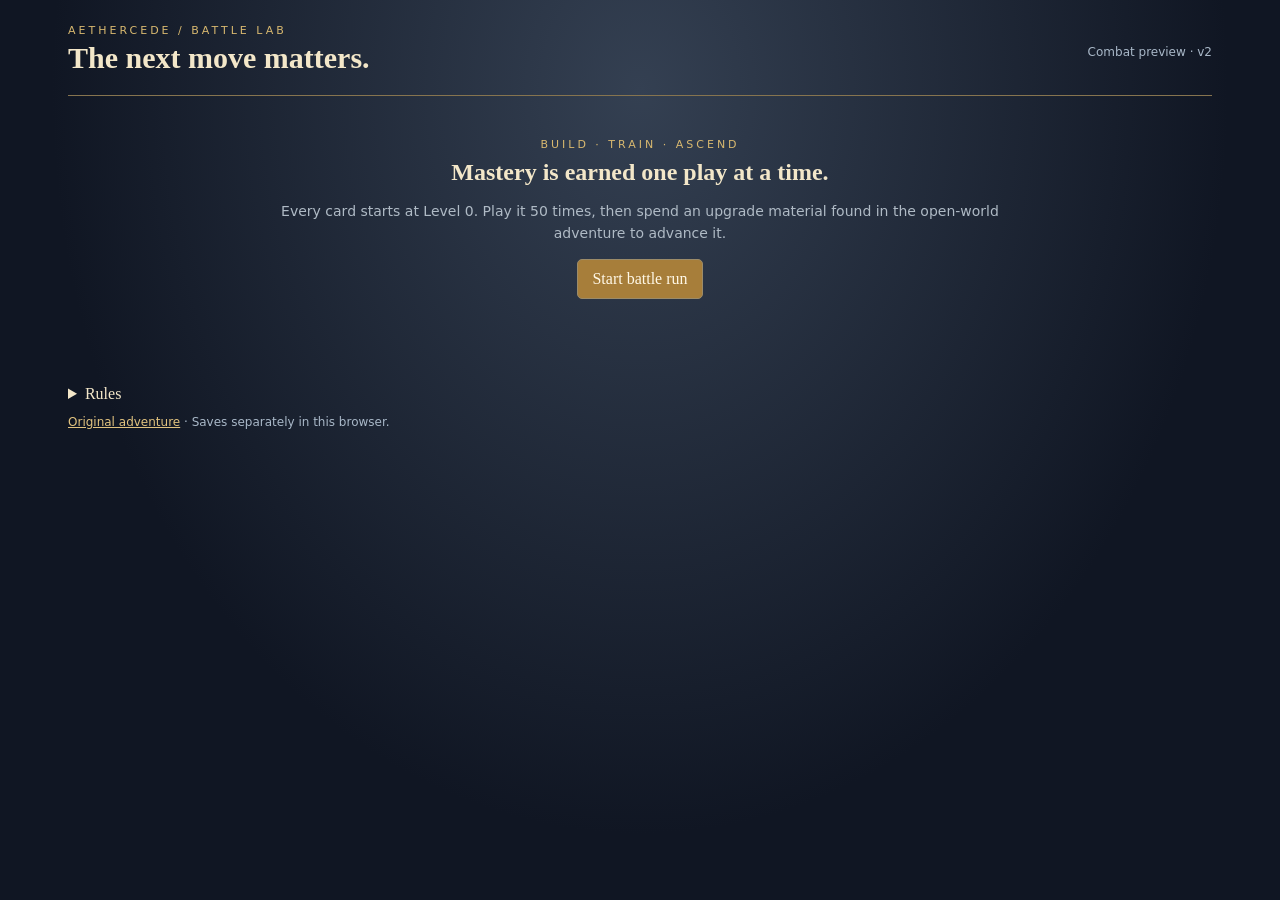
<file: arena.html>
<!doctype html>
<html lang="en"><head><meta charset="utf-8"><meta name="viewport" content="width=device-width,initial-scale=1">
<title>Aethercede • Battle Lab</title>
<style>
:root{color-scheme:dark;font-family:Georgia,serif;background:#101623;color:#f3e7c9}*{box-sizing:border-box}body{margin:0;background:radial-gradient(ellipse at 50% 10%,#344052,transparent 65%),#101623;min-height:100vh}main{max-width:1180px;margin:auto;padding:24px 18px}header{display:flex;justify-content:space-between;align-items:center;border-bottom:1px solid #86744f;padding-bottom:16px}h1{font-size:30px;margin:4px 0}h2,h3{margin:8px 0}p{line-height:1.5}.eyebrow{font:11px system-ui;letter-spacing:3px;color:#d8b86f}.muted{color:#afbac5;font:14px/1.6 system-ui}.small{font:12px system-ui;color:#a9b8c8}button{font:inherit;cursor:pointer;color:inherit;background:#26374b;border:1px solid #9b8b69;border-radius:5px;padding:10px 14px}button:hover:not(:disabled){background:#3b5064;transform:translateY(-2px)}button:disabled{opacity:.4;cursor:not-allowed}.primary{background:#a77e3a;color:#fff8e7}.danger{background:#522d34}.bar{display:flex;gap:9px;flex-wrap:wrap;align-items:center;margin:18px 0;font:14px system-ui}.badge{background:#1a2838;border:1px solid #4b5e6d;padding:9px 12px;border-radius:5px}.arena{display:grid;grid-template-columns:1fr 1fr;gap:18px;margin:20px 0}.panel{background:linear-gradient(130deg,#233449,#141f30);border:1px solid #657586;border-radius:10px;padding:20px}.enemy{text-align:center;background:radial-gradient(ellipse,#534343,#1b2331)}.boss{border-color:#d7ad61;box-shadow:0 0 24px #d7ad6144}.enemy svg{height:105px;width:145px}.intent,.notice{background:#482e38;border:1px solid #a8706f;padding:11px;border-radius:5px;font:14px system-ui}.notice{background:#392b50;border-color:#b08ae0}.health{height:9px;background:#080e19;border-radius:9px;overflow:hidden;margin:9px 0}.health span{display:block;height:100%;background:#bc6860}.cards{display:flex;gap:12px;flex-wrap:wrap;justify-content:center;align-items:stretch}.card{position:relative;width:174px;min-height:279px;text-align:left;padding:9px;background:linear-gradient(145deg,#d0b578,#594932);border:2px solid #d3bc89;border-radius:10px;box-shadow:0 7px 14px #0005;color:#f5e7c4;transition:.15s}.card:hover:not(:disabled){transform:translateY(-6px)}.card.soulbound{background:linear-gradient(145deg,#8e77c3,#33274d);border-color:#eadcff;box-shadow:0 0 18px #af8cff66}.card .name{display:block;min-height:34px;padding:3px 24px 5px 0;font-weight:bold;font-size:14px;text-shadow:0 1px #000}.cost{position:absolute;right:7px;top:7px;display:grid;place-items:center;width:26px;height:26px;border-radius:50%;background:#284a6b;border:2px solid #f5dda1}.art{display:block;width:100%;height:102px;background:#172738;border:1px solid #ead8ad}.rules{display:block;background:#e3d5b4;color:#252d38;padding:9px;min-height:77px;font:13px/1.45 system-ui}.type{display:block;color:#675844;font:9px system-ui;letter-spacing:1.2px;margin-bottom:4px}.level{display:block;margin-top:5px;color:#ffe39a;font:11px system-ui;letter-spacing:1px}.footer{display:flex;justify-content:space-between;gap:12px;margin:18px 0}#log{font:13px/1.6 system-ui;color:#b9c7d6;max-height:112px;overflow:auto;border-left:2px solid #806d49;padding-left:14px}.starter{max-width:760px;margin:42px auto;text-align:center}.workshop{display:grid;grid-template-columns:1fr 2fr;gap:18px}.deck-zone{min-height:130px}.pool-card{display:flex;flex-direction:column;gap:7px}.pool-actions{display:grid;grid-template-columns:1fr 1fr;gap:5px}.pool-actions button{padding:7px 4px;font:11px system-ui}.active{outline:3px solid #72b8df;outline-offset:2px}.sheet-overlay{position:fixed;inset:0;z-index:100;background:#080d17dd;display:grid;place-items:center;padding:18px}.sheet{width:min(720px,100%);max-height:90vh;overflow:auto;background:linear-gradient(145deg,#293d55,#121d2e);border:2px solid #d3bc89;border-radius:10px;padding:24px;box-shadow:0 24px 70px #000}.sheet-grid{display:grid;grid-template-columns:1fr 1fr;gap:14px}.sheet-stat{background:#111c2b;border:1px solid #52657a;padding:14px;border-radius:6px}.unlock-list{display:grid;gap:9px}.unlock{border-left:4px solid #53647a;background:#142235;padding:10px}.unlock.on{border-color:#d8b86f}.sheet-actions{text-align:right;margin-top:16px}a{color:#e2c37f}#status{min-height:22px;color:#f0ca79;font:14px system-ui}details{margin-top:22px}@media(max-width:700px){main{padding:12px 9px}h1{font-size:24px}.arena,.workshop,.sheet-grid{grid-template-columns:1fr}.panel{padding:12px}.card{width:calc(50% - 7px)}.enemy svg{height:80px}.footer{align-items:flex-start}.bar{gap:5px}.badge{padding:7px}.sheet{padding:16px}}
/* Clarity pass */
.bar{position:sticky;top:0;z-index:30;padding:10px;background:#0d1724ee;border:1px solid #4d6075;border-radius:8px;backdrop-filter:blur(10px)}.bar .badge{display:flex;align-items:center;gap:5px}.character-button{margin-left:auto;background:#755a2d;border-color:#e2c37f;font-weight:bold}.card{overflow:hidden;padding-top:38px;background:linear-gradient(155deg,#9f7644,#413426);border-color:#e0bd77}.card.soulbound{background:linear-gradient(155deg,#7960a9,#28203d);border-color:#e7c9ff}.ownership{position:absolute;left:0;right:40px;top:0;height:29px;display:flex;align-items:center;padding:0 9px;font:700 9px system-ui;letter-spacing:1.3px;text-transform:uppercase;background:#33291f;color:#ffe2a6;border-bottom:1px solid #d3a85b}.soulbound .ownership{background:#312344;color:#f2dcff;border-color:#c699ed}.ownership-symbol{font-size:15px;margin-right:6px}.card .name{min-height:38px;font-size:15px}.card.soulbound .name{color:#f2dcff}.rules{border-radius:0;min-height:82px}.type{font-weight:700}.upgrade-row{display:flex;align-items:center;justify-content:space-between;gap:8px;margin-top:8px}.upgrade-pips{display:flex;gap:4px}.upgrade-pip{width:17px;height:7px;border:1px solid #d8c189;background:#241e19;border-radius:4px}.upgrade-pip.on{background:#f1ca68;box-shadow:0 0 6px #f1ca6888}.soulbound .upgrade-pip.on{background:#d6a8ff;box-shadow:0 0 6px #d6a8ff99}.level-name{font:700 10px system-ui;color:#fff0c3}.mastery-label{display:flex;justify-content:space-between;margin-top:7px;font:10px system-ui;color:#f5e8c8}.mastery-track{height:8px;margin-top:3px;background:#1a1715;border:1px solid #70614a;border-radius:5px;overflow:hidden}.mastery-fill{height:100%;background:linear-gradient(90deg,#5fa7cf,#91e0e5)}.ready .mastery-track{border-color:#f2cf6f;box-shadow:0 0 8px #f2cf6f88}.ready .mastery-fill{background:#f2cf6f}.ready-tag{color:#ffe17f;font-weight:bold}.card-legend{display:flex;gap:9px;flex-wrap:wrap;margin:12px 0}.legend-item{display:flex;align-items:center;gap:7px;padding:8px 10px;border:1px solid #9b7448;background:#32291f;border-radius:5px;font:12px system-ui}.legend-item.soul{border-color:#b790df;background:#302440;color:#ecd9ff}.filter-bar{display:flex;gap:6px;flex-wrap:wrap;margin:12px 0 18px}.filter-bar button{padding:8px 10px;font:12px system-ui}.filter-bar button.selected{background:#b28a43;border-color:#f2d58d;color:#fff}.deck-slot{display:grid;grid-template-columns:1fr auto;gap:8px;align-items:center;margin:6px 0;padding:8px 10px;background:#111e2e;border-left:4px solid #c69252;border-radius:4px;font:13px system-ui}.deck-slot.soul{border-color:#bd8bea;background:#231c35}.slot-level{color:#aebdd0;font-size:11px}.pool-card{width:174px}.pool-card .card{width:100%}.pool-actions{grid-template-columns:1fr}.pool-actions button{font-weight:700}.action-deck{border-color:#69a9c7}.action-upgrade{border-color:#d1ae56;background:#54401f}.action-destroy{border-color:#a65e64;background:#4c292f}.ability-button{width:100%;font:700 11px system-ui}.ability-button.selected{background:#725497;border-color:#e1c9ff}.empty-state{padding:28px;text-align:center;color:#b7c4d2;border:1px dashed #647386;border-radius:7px}.sheet-stat .progress-track{height:11px;background:#09111d;border-radius:7px;overflow:hidden;margin-top:8px}.sheet-stat .progress-fill{height:100%;background:linear-gradient(90deg,#b98a3e,#f0d274)}@media(max-width:700px){.character-button{margin-left:0}.pool-card{width:calc(50% - 7px)}.card{min-height:305px;padding-top:36px}.ownership{font-size:8px}.filter-bar{position:sticky;top:77px;z-index:20;background:#101a28;padding:7px;border-radius:5px}}
.talent-header{display:flex;justify-content:space-between;gap:12px;align-items:center;margin:18px 0 10px}.talent-points{padding:8px 12px;border:1px solid #e5c45e;background:#322919;color:#ffe68b;border-radius:6px;font:700 12px system-ui}.talent-tree{display:grid;grid-template-columns:repeat(3,1fr);gap:10px}.talent-branch{padding:9px;border:1px solid #56758a;border-radius:8px;background:#0f1d2b}.talent-branch h3{text-align:center}.branch-spend{text-align:center;color:#91a7b8;font:10px system-ui;margin-bottom:7px}.talent-lane{display:grid;gap:7px}.talent-node{position:relative;min-height:91px;text-align:left;padding:8px 8px 8px 44px;background:#142335;border:1px solid #465c6f}.talent-node.available{border-color:#e0bd61;box-shadow:0 0 10px #e0bd6133}.talent-node.learned{border-color:#70d3c8;background:#20333c}.talent-icon{position:absolute;left:7px;top:8px;font-size:20px}.talent-name{display:block;font:700 11px system-ui}.talent-desc{display:block;margin-top:4px;color:#aabac7;font:9px/1.35 system-ui}.talent-rank{position:absolute;right:5px;top:5px;font:700 9px system-ui}.talent-footer{display:flex;justify-content:space-between;margin-top:12px}.sheet{width:min(1080px,100%)}@media(max-width:700px){.talent-tree{grid-template-columns:1fr}.talent-header{align-items:flex-start;flex-direction:column}}
</style></head><body><main>
<header><div><div class="eyebrow">AETHERCEDE / BATTLE LAB</div><h1>The next move matters.</h1></div><span class="small">Combat preview · v2</span></header>
<div id="app"></div><p id="status" role="status"></p>
<details><summary>Rules</summary><p class="muted">Build a 4–6 card active deck, then expand it through talents from your card pool. Every card begins at Level 0 and needs 50 plays before each of its three upgrades can be unlocked. A ready card also requires one upgrade material found in the open-world adventure. Every third battle is a boss. Bosses have a 10% chance to drop a Soulbound card, which can never be destroyed or lost.</p></details>
<p class="small"><a href="./index.html">Original adventure</a> · Saves separately in this browser.</p>
</main><script src="assets/save-migration.js"></script><script>
'use strict';
const KEY='aethercede-battle-lab-v4',MATERIAL_KEY='aethercede-upgrade-materials-v2',MIN_DECK=4,BASE_MAX_DECK=6,USES_PER_LEVEL=50,$=id=>document.getElementById(id);
const defs={
 strike:{name:'Ember Blade',cost:1,kind:'Attack',art:'blade',color:'#dc7954',tiers:[{damage:6},{damage:8},{damage:10},{damage:13}]},
 guard:{name:'Crystal Ward',cost:1,kind:'Skill',art:'shield',color:'#67b4dc',tiers:[{block:5},{block:7},{block:9},{block:12}]},
 focus:{name:'Starlit Focus',cost:0,kind:'Skill',art:'star',color:'#b7a0e5',exhaust:true,tiers:[{draw:2},{draw:2,block:2},{draw:3,block:2},{draw:3,block:3,energy:1}]},
 cleave:{name:'Sundering Arc',cost:2,kind:'Attack',art:'blade',color:'#d7ad61',tiers:[{damage:13},{damage:16},{damage:19},{damage:23}]},
 riposte:{name:'Silver Riposte',cost:1,kind:'Attack',art:'blade',color:'#91c9c4',tiers:[{damage:4,block:3},{damage:5,block:4},{damage:7,block:5},{damage:9,block:7}]},
 bastion:{name:'Winter Bastion',cost:2,kind:'Skill',art:'shield',color:'#9ccbea',tiers:[{block:12},{block:15},{block:18},{block:22}]},
 mend:{name:'Bloom of Life',cost:1,kind:'Skill',art:'flower',color:'#8bd49c',exhaust:true,tiers:[{heal:6},{heal:8},{heal:10},{heal:13}]},
 spark:{name:'Astral Needle',cost:0,kind:'Attack',art:'star',color:'#dfb0ef',exhaust:true,tiers:[{damage:3},{damage:4},{damage:6},{damage:8}]},
 phoenix:{name:'Phoenix Covenant',cost:2,kind:'Soulbound Attack',art:'flame',color:'#ff916e',soulbound:true,tiers:[{damage:14,heal:2},{damage:17,heal:3},{damage:21,heal:4},{damage:26,heal:6}]},
 oath:{name:'Oath of the First Star',cost:2,kind:'Soulbound Skill',art:'star',color:'#d6a8ff',soulbound:true,tiers:[{block:14,draw:1},{block:17,draw:1},{block:20,draw:2},{block:25,draw:2}]},
 verdict:{name:'Eternal Verdict',cost:3,kind:'Soulbound Attack',art:'blade',color:'#f0d37c',soulbound:true,tiers:[{damage:24},{damage:29},{damage:35},{damage:43}]}
};
const MAX_PLAYER_LEVEL=30,TALENT_TIERS=[0,1,5,10],TALENT_BRANCHES={
 surge:{name:'SURGE',subtitle:'Amplify cards and burst turns',icon:'◆',nodes:[{id:'powerCore',name:'Power Core',icon:'✦',max:1,tier:0,desc:'Unlock Power Boost once per encounter.'},{id:'amplifier',name:'Signal Amplifier',icon:'⌁',max:5,tier:1,req:['powerCore',1],desc:'+1 Boost power at ranks 2 and 4.'},{id:'edge',name:'Edge Calibration',icon:'⚔',max:5,tier:2,req:['amplifier',3],desc:'+1 Attack damage at ranks 2 and 4.'},{id:'overcharge',name:'Twin Overcharge',icon:'⚡',max:3,tier:3,req:['edge',3],desc:'Rank 3 grants a second Boost.'}]},
 disruption:{name:'DISRUPTION',subtitle:'Control pressure and tempo',icon:'◉',nodes:[{id:'weakenCore',name:'Signal Jammer',icon:'⌁',max:1,tier:0,desc:'Unlock Weaken once per encounter.'},{id:'jammer',name:'Deep Interference',icon:'◌',max:5,tier:1,req:['weakenCore',1],desc:'+1 Weaken at ranks 2 and 4.'},{id:'quickdraw',name:'Predictive Draw',icon:'▤',max:5,tier:2,req:['jammer',3],desc:'+1 opening card at ranks 3 and 5.'},{id:'deckMatrix',name:'Deck Matrix',icon:'▥',max:4,tier:2,req:['jammer',3],desc:'+1 maximum deck card per rank.'},{id:'replication',name:'Pattern Replication',icon:'▦',max:2,tier:3,req:['deckMatrix',3],desc:'+1 allowed copy per card per rank.'},{id:'capacitor',name:'Flux Capacitor',icon:'⬡',max:3,tier:3,req:['quickdraw',3],desc:'Rank 3 raises energy to 4.'}]},
 resolve:{name:'RESOLVE',subtitle:'Survive, retain, and recover',icon:'⬟',nodes:[{id:'retainCore',name:'Memory Buffer',icon:'▣',max:1,tier:0,desc:'Unlock Retain for one card.'},{id:'plating',name:'Reactive Plating',icon:'◇',max:5,tier:1,req:['retainCore',1],desc:'Start encounters with +1 Block per rank.'},{id:'vitality',name:'Vital Mesh',icon:'♥',max:5,tier:2,req:['plating',3],desc:'+2 maximum health per rank.'},{id:'recovery',name:'Recovery Protocol',icon:'✚',max:3,tier:3,req:['vitality',3],desc:'Small healing potions restore +1 HP per rank.'}]}
};
let uid=1,state=null,poolFilter='all';
const make=(id,level=0)=>({uid:uid++,id,level,uses:0,soulbound:!!defs[id].soulbound});
const stat=c=>({...defs[c.id],...defs[c.id].tiers[c.level]});
const owned=id=>state.pool.find(c=>c.uid===id);
const active=()=>state.deck.map(owned).filter(Boolean);
const talentRank=id=>Math.max(0,Number(state.talents&&state.talents[id])||0),talentSpent=()=>Object.values(state.talents||{}).reduce((n,v)=>n+(Number(v)||0),0),talentPoints=()=>Math.max(0,Math.min(29,state.playerLevel-1)-talentSpent()),branchSpent=key=>TALENT_BRANCHES[key].nodes.reduce((n,node)=>n+talentRank(node.id),0),hasTalent=id=>talentRank(id)>0;
const maxDeckSize=()=>BASE_MAX_DECK+talentRank('deckMatrix'),maxCopies=()=>3+talentRank('replication'),maxEnergy=()=>3+(talentRank('capacitor')>=3?1:0),openingHand=()=>4+(talentRank('quickdraw')>=3?1:0)+(talentRank('quickdraw')>=5?1:0),attackBonus=()=>Math.floor(talentRank('edge')/2),boostCharges=()=>1+(talentRank('overcharge')>=3?1:0),potionHeal=()=>5+talentRank('recovery'),copiesInDeck=id=>active().filter(c=>c.id===id).length;
function deckIssue(){if(state.deck.length>maxDeckSize())return 'Deck exceeds its '+maxDeckSize()+'-card talent limit.';const over=active().find(c=>copiesInDeck(c.id)>maxCopies());return over?'Only '+maxCopies()+' copies of '+stat(over).name+' are allowed.':''}
function usePotion(){if(state.phase==='battle')return status('Use healing potions between encounters.');if(!state.potions)return status('No small healing potions available.');if(state.hp>=state.maxHp)return status('Health is already full.');state.potions--;const amount=Math.min(potionHeal(),state.maxHp-state.hp);state.hp+=amount;save();render();status('Small healing potion restores '+amount+' HP.')}
function syncTalentVitals(heal=false){const old=state.maxHp||30,next=30+talentRank('vitality')*2;state.maxHp=next;state.hp=Math.min(next,Math.max(1,(state.hp||30)+(heal?next-old:0)))}
function talentAvailable(branch,node){return talentPoints()>0&&talentRank(node.id)<node.max&&branchSpent(branch)>=TALENT_TIERS[node.tier]&&(!node.req||talentRank(node.req[0])>=node.req[1])}
function spendTalent(branch,id){if(state.phase==='battle')return status('Allocate talents after the encounter.');const node=TALENT_BRANCHES[branch].nodes.find(n=>n.id===id);if(!node||!talentAvailable(branch,node))return;state.talents[id]=talentRank(id)+1;syncTalentVitals(id==='vitality');save();document.querySelector('.sheet-overlay')?.remove();showCharacter();render()}
function resetTalents(){if(state.phase==='battle')return;state.talents={};syncTalentVitals(false);save();document.querySelector('.sheet-overlay')?.remove();showCharacter();render()}
function save(){localStorage.setItem(KEY,JSON.stringify(state))}
function shuffle(a){for(let i=a.length-1;i;i--){const j=Math.floor(Math.random()*(i+1));[a[i],a[j]]=[a[j],a[i]]}return a}
function text(c){const s=stat(c),p=[];if(s.damage)p.push('Deal '+s.damage+' damage.');if(s.block)p.push('Gain '+s.block+' block.');if(s.heal)p.push('Heal '+s.heal+' HP.');if(s.draw)p.push('Draw '+s.draw+' card'+(s.draw===1?'':'s')+'.');if(s.energy)p.push('Gain '+s.energy+' energy.');if(s.exhaust)p.push('Exhaust.');return p.join(' ')}
function level(c){return c.level?'LEVEL '+c.level:'LEVEL 0'}
function materials(){return Math.max(0,Number(localStorage.getItem(MATERIAL_KEY))||0)}
function setMaterials(value){localStorage.setItem(MATERIAL_KEY,String(Math.max(0,value)))}
function art(d){let m=d.art==='blade'?'<path d="M43 87L103 14l13 5-6 14-60 60z" fill="#ecf2da"/><path d="M33 74l25 22M38 91l-8 10" stroke="#e2ba60" stroke-width="7"/>':d.art==='shield'?'<path d="M80 13l39 14-7 45-32 30-32-30-7-45z" fill="#bbcadb" stroke="#f5df9b" stroke-width="3"/><path d="M80 30l14 26-14 27-14-27z" fill="#67b4dc"/>':d.art==='flower'?'<path d="M80 98V51M80 82Q41 51 47 81M80 76Q112 42 116 66" fill="#548a60" stroke="#98c485" stroke-width="4"/><g fill="#efd4b2"><ellipse cx="80" cy="37" rx="12" ry="23"/><ellipse cx="64" cy="47" rx="23" ry="12"/><ellipse cx="96" cy="47" rx="23" ry="12"/></g>':d.art==='flame'?'<path d="M82 99C42 91 43 58 69 35c1 15 8 18 13 23 3-23 18-35 30-45-2 25 20 32 8 59-7 17-20 26-38 27z" fill="#f5c06c"/><path d="M83 91c-16-8-12-23 1-35 0 10 7 12 9 20 5-5 8-10 9-17 12 18-1 31-19 32z" fill="#fff1bd"/>':'<path d="M80 9l13 31 34 11-34 13-13 35-13-35-34-13 34-11z" fill="#eee0bc"/><path d="M80 26l8 19 20 6-20 8-8 22-8-22-20-8 20-6z" fill="#c69df4"/>';
 return '<svg class="art" viewBox="0 0 160 110"><rect width="160" height="110" fill="#16263a"/><circle cx="80" cy="55" r="47" fill="'+d.color+'" opacity=".18"/>'+m+'</svg>'}
function markup(c){const d=stat(c),uses=Math.min(USES_PER_LEVEL,c.uses||0),ready=c.level<3&&uses>=USES_PER_LEVEL,pips=[1,2,3].map(n=>'<span class="upgrade-pip '+(c.level>=n?'on':'')+'"></span>').join('');return '<span class="ownership"><span class="ownership-symbol">'+(c.soulbound?'◆':'◇')+'</span>'+(c.soulbound?'Soulbound · Protected':'Impermanent · At Risk')+'</span><span class="cost">'+d.cost+'</span><span class="name">'+d.name+'</span>'+art(d)+'<span class="rules"><span class="type">'+d.kind.toUpperCase()+'</span>'+text(c)+'</span><span class="upgrade-row"><span class="level-name">'+level(c)+'</span><span class="upgrade-pips" aria-label="'+c.level+' of 3 upgrades">'+pips+'</span></span><span class="mastery-label"><span>'+(c.level>=3?'Mastered':ready?'<span class="ready-tag">READY TO UPGRADE</span>':'Card mastery')+'</span><span>'+(c.level>=3?'MAX':uses+' / '+USES_PER_LEVEL)+'</span></span><span class="mastery-track"><span class="mastery-fill" style="width:'+(c.level>=3?100:uses/USES_PER_LEVEL*100)+'%"></span></span>'}
function cardButton(c,fn,disabled=false){const ready=c.level<3&&(c.uses||0)>=USES_PER_LEVEL,b=document.createElement('button');b.className='card'+(c.soulbound?' soulbound':'')+(ready?' ready':'');b.innerHTML=markup(c);b.setAttribute('aria-label',(c.soulbound?'Soulbound':'Impermanent')+' '+stat(c).name+', '+level(c)+', '+Math.min(USES_PER_LEVEL,c.uses||0)+' of 50 uses. '+text(c));b.disabled=disabled;b.onclick=fn;return b}
function newRun(){uid=1;const pool=[make('strike'),make('strike'),make('strike'),make('guard'),make('guard'),make('focus')];state={version:4,phase:'workshop',pool,deck:pool.map(c=>c.uid),hp:30,maxHp:30,potions:0,playerLevel:1,xp:0,fight:0,wins:0,retry:false,lastLoss:null,talents:{}};nextBattle()}
function draw(n){for(let i=0;i<n;i++){if(!state.draw.length){if(!state.discard.length)break;state.draw=shuffle(state.discard.splice(0))}state.hand.push(state.draw.pop())}}
function boostAmount(){return 1+Math.floor(talentRank('amplifier')/2)}
function weakenAmount(){return 1+Math.floor(talentRank('jammer')/2)}
function intent(){return Math.max(0,state.enemy.base+Math.floor((state.turn-1)/2)+(state.turn%3===0?4:0)-(state.enemyDebuff||0))}
function beginBattle(number){const boss=number%3===0,names=boss?['The Gilded Wyrm','Soulforge Tyrant','Astral Devourer']:['Ashfang Raider','Crystal Sentinel','Hollow Duelist'],hp=42+(number-1)*7+(boss?16:0);state.enemy={name:names[(number-1)%names.length],hp,maxHp:hp,base:8+Math.floor((number-1)/2)+(boss?2:0),boss};state.phase='battle';state.turn=1;state.energy=maxEnergy();state.block=talentRank('plating');state.savedUid=null;state.boostedUid=null;state.boostUses=0;state.enemyDebuff=0;state.debuffUsed=false;state.draw=shuffle(active().map(c=>({...c})));state.hand=[];state.discard=[];state.exhaust=[];state.logs=[(boss?'Boss battle ':'Battle ')+number+' begins.'];draw(openingHand());state.retry=false;save();render()}
function nextBattle(){if(active().length<MIN_DECK)return status('Add at least '+MIN_DECK+' cards to the active deck.');const issue=deckIssue();if(issue)return status(issue);if(!state.retry)state.fight++;beginBattle(state.fight)}
function gainXP(amount){if(state.playerLevel>=MAX_PLAYER_LEVEL){state.xp=0;return[]}state.xp+=amount;const levels=[];while(state.xp>=100&&state.playerLevel<MAX_PLAYER_LEVEL){state.xp-=100;state.playerLevel++;levels.push(state.playerLevel)}if(state.playerLevel>=MAX_PLAYER_LEVEL)state.xp=0;return levels}
function play(i){const c=state.hand[i],d=stat(c);if(d.cost>state.energy)return;const boosted=hasTalent('powerCore')&&state.boostUses<boostCharges()&&state.boostedUid===c.uid,bonus=boosted?boostAmount():0;state.energy-=d.cost;state.hand.splice(i,1);if(state.savedUid===c.uid)state.savedUid=null;if(boosted){state.boostUses++;state.boostedUid=null};(d.exhaust?state.exhaust:state.discard).push(c);const original=owned(c.uid);if(original&&original.level<3)original.uses=Math.min(USES_PER_LEVEL,(original.uses||0)+1);state.enemy.hp=Math.max(0,state.enemy.hp-((d.damage||0)+(d.damage?bonus+attackBonus():0)));state.block+=(d.block||0)+(d.block?bonus:0);state.hp=Math.min(state.maxHp,state.hp+(d.heal||0)+(d.heal?bonus:0));state.energy+=d.energy||0;if(d.draw)draw(d.draw);state.logs.push((boosted?'Empowered! ':'')+d.name+': '+text(c)+' Training '+(original?original.uses:0)+'/'+USES_PER_LEVEL+'.');if(!state.enemy.hp)victory();save();render()}
function victory(){const boss=state.enemy.boss,earned=boss?50:25,levels=gainXP(earned);state.wins++;state.potionDrop=Math.random()<.30;if(state.potionDrop)state.potions++;state.phase='reward';state.soulDrop=boss&&Math.random()<.10;state.soulOffer=state.soulDrop?make(shuffle(['phoenix','oath','verdict']).pop()):null;state.offers=shuffle(['cleave','riposte','bastion','mend','spark']).slice(0,3).map(id=>make(id));state.logs.push('Earned '+earned+' XP.'+(state.potionDrop?' Small healing potion found.':'')+(levels.length?' Level '+state.playerLevel+' reached · +'+levels.length+' talent point!':''))}
function saveCard(uidToSave){if(!hasTalent('retainCore')||state.phase!=='battle')return;state.savedUid=state.savedUid===uidToSave?null:uidToSave;save();render()}
function boostCard(uidToBoost){if(!hasTalent('powerCore')||state.boostUses>=boostCharges()||state.phase!=='battle')return;const c=state.hand.find(card=>card.uid===uidToBoost),d=c&&stat(c);if(!d||!(d.damage||d.block||d.heal))return status('Choose an Attack, Defense, or healing card.');state.boostedUid=state.boostedUid===uidToBoost?null:uidToBoost;save();render()}
function weakenEnemy(){if(!hasTalent('weakenCore')||state.debuffUsed||state.phase!=='battle')return;state.debuffUsed=true;state.enemyDebuff=weakenAmount();state.logs.push('Weaken applied: enemy attacks -'+state.enemyDebuff+' for this encounter.');save();render()}
function endTurn(){const hit=intent(),damage=Math.max(0,hit-state.block);state.hp=Math.max(0,state.hp-damage);state.logs.push('Enemy attacks for '+hit+'. Lose '+damage+' HP.');state.block=0;const kept=hasTalent('retainCore')&&state.savedUid?state.hand.filter(c=>c.uid===state.savedUid).slice(0,1):[];state.discard.push(...state.hand.filter(c=>!kept.some(k=>k.uid===c.uid)));state.hand=kept;state.savedUid=null;if(!state.hp)defeat();else{state.turn++;state.energy=maxEnergy();draw(4)}save();render()}
function defeat(){const levels=gainXP(10),candidates=active().filter(c=>!c.soulbound);let lost=null;if(candidates.length){const c=candidates[Math.floor(Math.random()*candidates.length)];lost=stat(c).name;state.pool=state.pool.filter(x=>x.uid!==c.uid);state.deck=state.deck.filter(id=>id!==c.uid)}state.lastLoss=lost;state.retry=true;state.hp=state.maxHp;state.phase='workshop';state.lastUnlock=levels.length?'Level '+state.playerLevel+' reached: +'+levels.length+' talent point!':null}
function choose(c){if(c){state.pool.push(c);if(state.deck.length<maxDeckSize()&&copiesInDeck(c.id)<maxCopies())state.deck.push(c.uid)}state.phase='workshop';save();render()}
function toggle(c){const inDeck=state.deck.includes(c.uid);if(inDeck){if(state.deck.length<=MIN_DECK)return status('The active deck needs at least '+MIN_DECK+' cards.');state.deck=state.deck.filter(id=>id!==c.uid)}else{if(state.deck.length>=maxDeckSize())return status('Deck Matrix currently allows '+maxDeckSize()+' cards.');if(copiesInDeck(c.id)>=maxCopies())return status('Pattern Replication currently allows '+maxCopies()+' copies of '+stat(c).name+'.');state.deck.push(c.uid)}save();render()}
function upgrade(c){if(c.level>=3)return;if((c.uses||0)<USES_PER_LEVEL)return status(stat(c).name+' needs '+(USES_PER_LEVEL-(c.uses||0))+' more uses.');if(materials()<1)return status('Find an upgrade material in the open-world adventure first.');setMaterials(materials()-1);c.level++;c.uses=0;save();render()}
function destroy(c){if(c.soulbound)return status('Soulbound cards can never be destroyed.');if(state.deck.includes(c.uid)&&state.deck.length<=MIN_DECK)return status('Remove or replace this card before destroying it.');state.pool=state.pool.filter(x=>x.uid!==c.uid);state.deck=state.deck.filter(id=>id!==c.uid);save();render()}
function status(message){$('status').textContent=message}
function enemyArt(){return '<svg viewBox="0 0 150 115"><path d="M31 95l9-45 16-22 19 10 20-10 17 22 8 45z" fill="#625570" stroke="#b8a4a0" stroke-width="3"/><path d="M42 48L31 10l31 20M108 48l11-38-31 20" fill="#cdb48e"/><path d="M50 58l18 6M100 58l-18 6" stroke="#ffaf72" stroke-width="6"/></svg>'}
function talentNodeHTML(branch,node){const rank=talentRank(node.id),available=talentAvailable(branch,node),learned=rank>0,tierNeed=TALENT_TIERS[node.tier],reason=rank>=node.max?'Maximum rank':branchSpent(branch)<tierNeed?'Requires '+tierNeed+' branch points':node.req&&talentRank(node.req[0])<node.req[1]?'Previous talent requires rank '+node.req[1]:talentPoints()<1?'Gain a level for another point':'Spend one talent point';return '<button class="talent-node '+(learned?'learned ':'')+(available?'available':'')+'" data-branch="'+branch+'" data-talent="'+node.id+'" '+(available?'':'disabled')+'><span class="talent-icon">'+node.icon+'</span><span class="talent-name">'+node.name+'</span><span class="talent-desc">'+node.desc+'<br><em>'+reason+'</em></span><span class="talent-rank">'+rank+'/'+node.max+'</span></button>'}
function showCharacter(){
 const levels=[0,0,0,0];state.pool.forEach(c=>levels[c.level]++);const ready=state.pool.filter(c=>c.level<3&&(c.uses||0)>=USES_PER_LEVEL).length,soulbound=state.pool.filter(c=>c.soulbound).length,atCap=state.playerLevel>=MAX_PLAYER_LEVEL;
 const tree=Object.entries(TALENT_BRANCHES).map(([key,branch])=>'<section class="talent-branch"><h3>'+branch.icon+' '+branch.name+'</h3><div class="branch-spend">'+branchSpent(key)+' POINTS · '+branch.subtitle+'</div><div class="talent-lane">'+branch.nodes.map(n=>talentNodeHTML(key,n)).join('')+'</div></section>').join('');
 const overlay=document.createElement('div');overlay.className='sheet-overlay';overlay.setAttribute('role','dialog');overlay.setAttribute('aria-modal','true');overlay.setAttribute('aria-label','Character Sheet');
 overlay.innerHTML='<section class="sheet"><div class="eyebrow">CHARACTER · LEVEL 1–30 PROGRESSION</div><h2>Player Level '+state.playerLevel+(atCap?' · MAX':'')+'</h2><div class="sheet-grid"><div class="sheet-stat"><b>Experience</b><p>'+(atCap?'Maximum level reached':state.xp+' / 100 XP')+'</p><div class="progress-track"><div class="progress-fill" style="width:'+(atCap?100:state.xp)+'%"></div></div></div><div class="sheet-stat"><b>Battle loadout</b><p>'+maxEnergy()+' energy · '+openingHand()+' opening cards<br>Boost '+(hasTalent('powerCore')?'+'+boostAmount()+' × '+boostCharges():'locked')+' · Weaken '+(hasTalent('weakenCore')?'−'+weakenAmount():'locked')+'<br>Starting Block '+talentRank('plating')+' · Deck '+maxDeckSize()+' · Copies '+maxCopies()+'<br>Potion heal '+potionHeal()+' · Potions '+state.potions+'</p></div><div class="sheet-stat"><b>Card upgrades</b><p>Lv0 '+levels[0]+' · Lv1 '+levels[1]+' · Lv2 '+levels[2]+' · Lv3 '+levels[3]+'</p><p>'+ready+' ready to upgrade</p></div><div class="sheet-stat"><b>Collection</b><p>World materials '+materials()+' · Soulbound '+soulbound+' · Impermanent '+(state.pool.length-soulbound)+'</p></div></div><div class="talent-header"><div><h2>Neural Talent Matrix</h2><p class="muted">One talent point every level from 2–30.</p></div><span class="talent-points">'+talentPoints()+' AVAILABLE · '+talentSpent()+'/29 SPENT</span></div><div class="talent-tree">'+tree+'</div><div class="talent-footer"><button id="resetTalents" class="danger" '+(talentSpent()?'':'disabled')+'>Recompile tree</button><button id="closeSheet" class="primary">Close</button></div></section>';
 document.body.append(overlay);overlay.querySelectorAll('[data-talent]').forEach(button=>button.onclick=()=>spendTalent(button.dataset.branch,button.dataset.talent));overlay.querySelector('#resetTalents').onclick=resetTalents;overlay.onclick=e=>{if(e.target===overlay)overlay.remove()};overlay.querySelector('#closeSheet').onclick=()=>overlay.remove();overlay.querySelector('#closeSheet').focus();
}
function render(){
 const app=$('app');app.replaceChildren();status('');
 if(!state){app.innerHTML='<section class="starter"><div class="eyebrow">BUILD · TRAIN · ASCEND</div><h2>Mastery is earned one play at a time.</h2><p class="muted">Every card starts at Level 0. Play it 50 times, then spend an upgrade material found in the open-world adventure to advance it.</p><button class="primary" id="start">Start battle run</button></section>';$('start').onclick=newRun;return}
 app.innerHTML='<div class="bar"><span class="badge">⚔ Battle '+state.fight+(state.enemy&&state.enemy.boss?' · BOSS':'')+'</span><span class="badge">★ Player Lv '+state.playerLevel+' · '+state.xp+'/100 XP</span><span class="badge">♥ '+state.hp+'/'+state.maxHp+'</span><span class="badge">▣ Deck '+state.deck.length+'/'+maxDeckSize()+'</span><span class="badge">✦ World materials '+materials()+'</span><button id="potion" '+(!state.potions||state.hp>=state.maxHp?'disabled':'')+'>⚗ '+state.potions+' · Heal '+potionHeal()+'</button><button id="character" class="character-button">Character Sheet</button></div>';$('character').onclick=showCharacter;if($('potion'))$('potion').onclick=usePotion;
 if(state.phase==='battle'){app.insertAdjacentHTML('beforeend','<section class="arena"><div class="panel"><div class="eyebrow">YOUR TURN '+state.turn+'</div><h2>Energy '+state.energy+' / '+maxEnergy()+'</h2><p>Block '+state.block+' · Health '+state.hp+'/'+state.maxHp+'</p><div class="health"><span style="width:'+state.hp/state.maxHp*100+'%"></span></div><p class="muted">Draw '+state.draw.length+' · Discard '+state.discard.length+' · Exhaust '+state.exhaust.length+'</p><p class="small">'+(hasTalent('powerCore')?(state.boostUses>=boostCharges()?'✓ Power Boost used this encounter.':'◆ Power Boost ready: +'+boostAmount()+' · '+(boostCharges()-state.boostUses)+' charge(s).'):'🔒 Learn Power Core in the talent tree.')+'<br>'+(hasTalent('weakenCore')?(state.debuffUsed?'✓ Weaken active: enemy attacks −'+state.enemyDebuff+'.':'◆ Weaken ready: enemy attacks −'+weakenAmount()+' this encounter.'):'🔒 Learn Signal Jammer in the talent tree.')+'<br>'+(hasTalent('retainCore')?'◆ Retain: save one card for the next turn.':'🔒 Learn Memory Buffer in the talent tree.')+'</p>'+(hasTalent('weakenCore')&&!state.debuffUsed?'<button id="weaken" class="ability-button">Use Weaken · Enemy −'+weakenAmount()+'</button>':'')+'</div><div class="panel enemy '+(state.enemy.boss?'boss':'')+'">'+enemyArt()+'<div class="eyebrow">'+(state.enemy.boss?'BOSS · 10% SOULBOUND CHANCE':'ENCOUNTER')+'</div><h2>'+state.enemy.name+'</h2><div>Health '+state.enemy.hp+'/'+state.enemy.maxHp+'</div><div class="health"><span style="width:'+state.enemy.hp/state.enemy.maxHp*100+'%"></span></div><div class="intent">'+(state.turn%3===0?'Heavy attack':'Attack')+': '+intent()+' damage</div></div></section><h2>Your hand <span class="small">Click a card to play it</span></h2><div class="cards" id="hand"></div><div class="footer"><span class="muted">'+(hasTalent('retainCore')?'Optional: retain exactly one card before ending the turn.':'Learn Memory Buffer to retain a card.')+'</span><button class="primary" id="end">End turn</button></div><div id="log"></div>');state.hand.forEach((c,i)=>{const wrap=document.createElement('div');wrap.className='pool-card';const playButton=cardButton(c,()=>play(i),stat(c).cost>state.energy);if(state.savedUid===c.uid||state.boostedUid===c.uid)playButton.classList.add('active');wrap.append(playButton);if(hasTalent('powerCore')){const d=stat(c),boost=document.createElement('button');boost.className='ability-button'+(state.boostedUid===c.uid?' selected':'');boost.textContent=state.boostedUid===c.uid?'✓ Power Boost +'+boostAmount():state.boostUses>=boostCharges()?'Power Boost used':'Apply Power Boost +'+boostAmount()+' · '+(boostCharges()-state.boostUses)+' left';boost.disabled=state.boostUses>=boostCharges()||!(d.damage||d.block||d.heal);boost.onclick=()=>boostCard(c.uid);wrap.append(boost)}if(hasTalent('retainCore')){const keep=document.createElement('button');keep.className='ability-button'+(state.savedUid===c.uid?' selected':'');keep.textContent=state.savedUid===c.uid?'✓ Retained for next turn':'Retain this card';keep.onclick=()=>saveCard(c.uid);wrap.append(keep)}$('hand').append(wrap)});if($('weaken'))$('weaken').onclick=weakenEnemy;$('end').onclick=endTurn;$('log').textContent=state.logs.slice(-4).join(' • ')}
 else if(state.phase==='reward'){app.insertAdjacentHTML('beforeend','<section class="panel"><div class="eyebrow">VICTORY</div><h2>Choose one Level 0 card for your pool.</h2>'+(state.potionDrop?'<p class="notice">⚗ Small healing potion dropped. You now have '+state.potions+'.</p>':'<p class="muted">No healing potion dropped.</p>')+(state.soulDrop?'<p class="notice">Soulbound drop! This boss-only card can never be destroyed or lost.</p><div class="cards" id="soul"></div>':'')+'<div class="cards" id="offers"></div><p><button id="skip">Skip reward</button></p></section>');if(state.soulDrop)$('soul').append(cardButton(state.soulOffer,()=>choose(state.soulOffer)));state.offers.forEach(c=>$('offers').append(cardButton(c,()=>choose(c))));$('skip').onclick=()=>choose(null)}
 else renderWorkshop(app);
}
function renderWorkshop(app){
 const soulCount=state.pool.filter(c=>c.soulbound).length,readyCount=state.pool.filter(c=>c.level<3&&(c.uses||0)>=USES_PER_LEVEL).length;
 app.insertAdjacentHTML('beforeend','<section class="workshop"><div class="panel"><div class="eyebrow">DECK WORKSHOP · PLAYER LEVEL '+state.playerLevel+'</div><h2>Active deck <span class="small">'+state.deck.length+' / '+maxDeckSize()+'</span></h2><p class="muted">Blue outlines mark cards currently in your deck. '+(hasTalent('powerCore')?'Power Boost +'+boostAmount()+' unlocked.':'Power Boost is available through Power Core.')+' '+(hasTalent('weakenCore')?'Weaken −'+weakenAmount()+' unlocked.':'Weaken is available through Signal Jammer.')+' '+(hasTalent('retainCore')?'Retain unlocked.':'Retain is available through Memory Buffer.')+'</p>'+(talentPoints()?'<p class="notice"><b>'+talentPoints()+' unspent talent point(s).</b> Open Character Sheet to specialize.</p>':'')+'<div id="activeNames" class="deck-zone"></div><p><button class="primary" id="battle">'+(state.retry?'Retry battle '+state.fight:'Begin battle '+(state.fight+1))+'</button></p>'+(state.lastLoss?'<p class="notice">Defeat lost: <b>'+state.lastLoss+'</b>. Soulbound cards were protected.</p>':'')+(state.lastUnlock?'<p class="notice">'+state.lastUnlock+'</p>':'')+'</div><div class="panel"><div class="eyebrow">OWNED COLLECTION</div><h2>Card pool <span class="small">'+state.pool.length+' owned</span></h2><div class="card-legend"><span class="legend-item soul">◆ <b>Soulbound</b> · Cannot be lost or destroyed</span><span class="legend-item">◇ <b>Impermanent</b> · Can be lost or destroyed</span></div><p class="muted">Mastery bars fill as each individual card is played. At 50/50, spend one open-world material to upgrade.</p><div class="filter-bar" id="filters"><button data-filter="all">All '+state.pool.length+'</button><button data-filter="active">Active '+state.deck.length+'</button><button data-filter="soulbound">Soulbound '+soulCount+'</button><button data-filter="impermanent">Impermanent '+(state.pool.length-soulCount)+'</button><button data-filter="ready">Ready '+readyCount+'</button></div><div class="cards" id="pool"></div></div></section>');
 $('activeNames').innerHTML=active().map(c=>'<div class="deck-slot '+(c.soulbound?'soul':'')+'"><span>'+(c.soulbound?'◆':'◇')+' <b>'+stat(c).name+'</b></span><span class="slot-level">'+level(c)+' · '+Math.min(USES_PER_LEVEL,c.uses||0)+'/50</span></div>').join('');
 $('filters').querySelectorAll('button').forEach(button=>{button.classList.toggle('selected',button.dataset.filter===poolFilter);button.onclick=()=>{poolFilter=button.dataset.filter;render()}});
 const shown=state.pool.filter(c=>poolFilter==='all'||poolFilter==='active'&&state.deck.includes(c.uid)||poolFilter==='soulbound'&&c.soulbound||poolFilter==='impermanent'&&!c.soulbound||poolFilter==='ready'&&c.level<3&&(c.uses||0)>=USES_PER_LEVEL);
 if(!shown.length)$('pool').innerHTML='<div class="empty-state">No cards match this filter.</div>';
 shown.forEach(c=>{const ready=c.level<3&&(c.uses||0)>=USES_PER_LEVEL,wrap=document.createElement('div');wrap.className='pool-card';const display=document.createElement('div');display.className='card'+(c.soulbound?' soulbound':'')+(state.deck.includes(c.uid)?' active':'')+(ready?' ready':'');display.innerHTML=markup(c);const actions=document.createElement('div');actions.className='pool-actions';const add=document.createElement('button');add.className='action-deck';add.textContent=state.deck.includes(c.uid)?'− Remove from deck':'+ Add to deck';add.onclick=()=>toggle(c);const up=document.createElement('button');up.className='action-upgrade';up.textContent=c.level>=3?'✓ Maximum level':ready?'★ Upgrade · 1 material':'Locked · '+(c.uses||0)+'/50 uses';up.disabled=c.level>=3;up.onclick=()=>upgrade(c);const destroyBtn=document.createElement('button');destroyBtn.className='action-destroy';destroyBtn.textContent=c.soulbound?'◆ Soulbound protected':'Destroy Impermanent card';destroyBtn.disabled=c.soulbound;destroyBtn.onclick=()=>destroy(c);actions.append(add,up,destroyBtn);wrap.append(display,actions);$('pool').append(wrap)});
 $('battle').onclick=()=>{state.lastUnlock=null;nextBattle()}
}
try{const s=JSON.parse(localStorage.getItem(KEY));if(s&&s.version===4&&Array.isArray(s.pool)&&Array.isArray(s.deck)){state=s;uid=Math.max(1,...s.pool.map(c=>c.uid+1))}}catch{}
render();
</script></body></html>
</file>
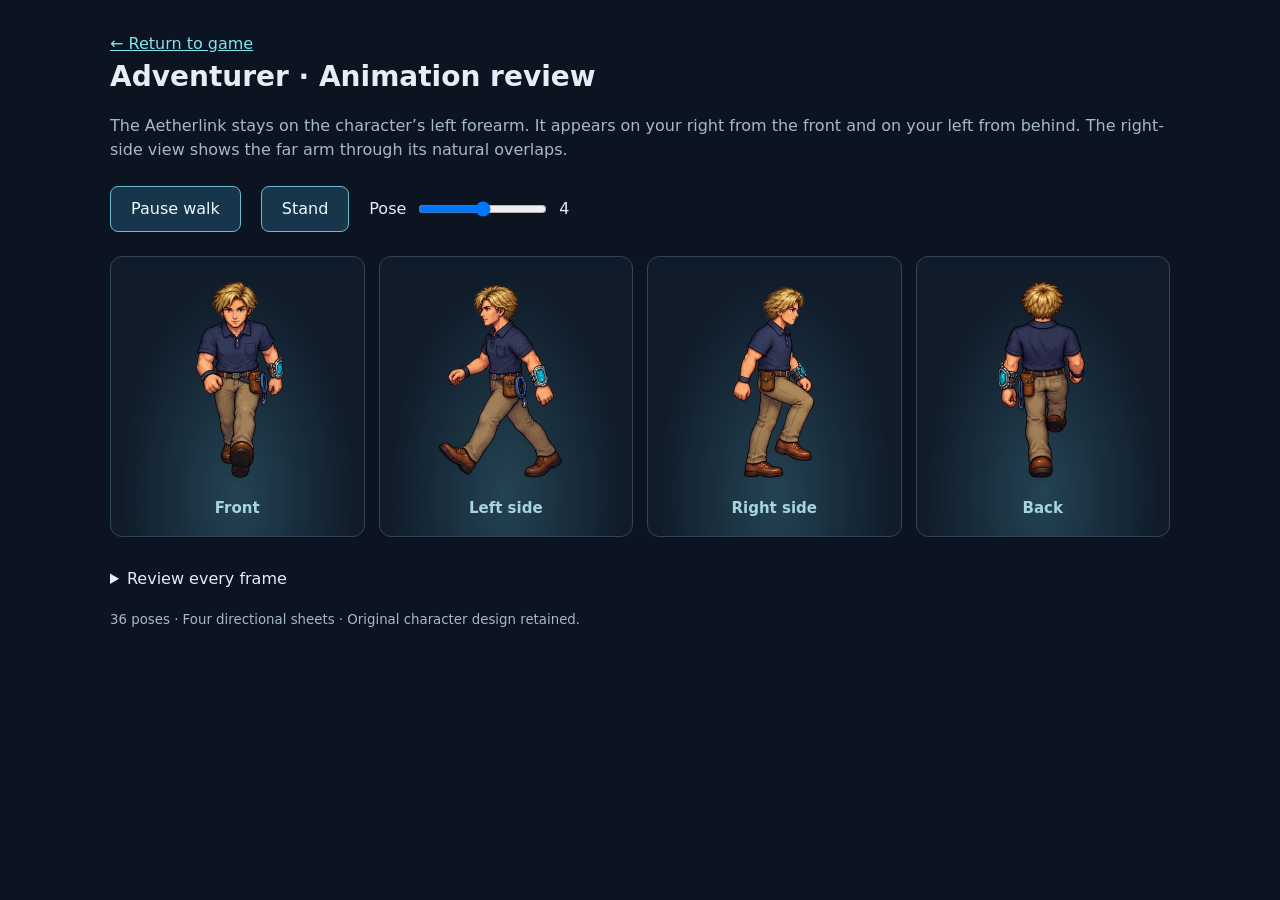
<file: tools/hero-preview.html>
<!doctype html>
<html lang="en">
<meta charset="utf-8"><meta name="viewport" content="width=device-width,initial-scale=1">
<title>Adventurer · Animation review</title>
<style>
*{box-sizing:border-box}body{margin:0;background:#0b1420;color:#e5edf5;font:16px/1.5 system-ui}main{max-width:1100px;margin:auto;padding:32px 20px}h1{margin:0;font-size:28px}p{color:#a6b9ca}a{color:#80e4ed}.controls{display:flex;gap:20px;align-items:center;flex-wrap:wrap;margin:24px 0}button{background:#18364b;border:1px solid #65bccd;color:#ecfbff;border-radius:8px;padding:10px 20px;font:inherit;cursor:pointer}label{display:flex;align-items:center;gap:10px}.views{display:grid;grid-template-columns:repeat(4,1fr);gap:14px}.view{border:1px solid #31465a;border-radius:12px;background:radial-gradient(ellipse at 50% 85%,#244353,#101c2a 65%);text-align:center;padding:12px 0}.sprite{width:224px;height:224px;max-width:100%;margin:0 auto;background-size:672px 672px;background-repeat:no-repeat;image-rendering:auto}.view h2{font-size:15px;margin:4px 0;color:#a6d4e0}.sheets{display:grid;grid-template-columns:1fr 1fr;gap:16px}.sheets img{width:100%;border:1px solid #31465a;border-radius:10px;background:#142536}summary{cursor:pointer;margin:30px 0 16px}small{color:#a6b9ca}@media(max-width:960px){.views{grid-template-columns:1fr 1fr}}@media(max-width:520px){.sprite{width:168px;height:168px;background-size:504px 504px}.sheets{grid-template-columns:1fr}}
</style>
<main>
<a href="../index.html">← Return to game</a><h1>Adventurer · Animation review</h1>
<p>The Aetherlink stays on the character’s left forearm. It appears on your right from the front and on your left from behind. The right-side view shows the far arm through its natural overlaps.</p>
<div class="controls"><button id="play">Pause walk</button><button id="idle">Stand</button><label>Pose <input id="pose" type="range" min="0" max="8" value="1"><output id="number">1</output></label></div>
<div class="views">
<section class="view"><div class="sprite" data-direction="down" role="img" aria-label="Front-facing protagonist"></div><h2>Front</h2></section>
<section class="view"><div class="sprite" data-direction="left" role="img" aria-label="Left-facing protagonist"></div><h2>Left side</h2></section>
<section class="view"><div class="sprite" data-direction="right" role="img" aria-label="Right-facing protagonist"></div><h2>Right side</h2></section>
<section class="view"><div class="sprite" data-direction="up" role="img" aria-label="Back-facing protagonist"></div><h2>Back</h2></section>
</div>
<details><summary>Review every frame</summary><div class="sheets">
<img src="../assets/characters/protagonist-down-v2.webp" alt="Front-facing standing and eight walking poses">
<img src="../assets/characters/protagonist-left-v2.webp" alt="Left-facing standing and eight walking poses">
<img src="../assets/characters/protagonist-right-v2.webp" alt="Right-facing standing and eight walking poses">
<img src="../assets/characters/protagonist-up-v2.webp" alt="Back-facing standing and eight walking poses">
</div></details>
<small>36 poses · Four directional sheets · Original character design retained.</small>
</main>
<script>
const sprites=[...document.querySelectorAll('.sprite')],play=document.getElementById('play'),pose=document.getElementById('pose'),number=document.getElementById('number');
let running=!matchMedia('(prefers-reduced-motion: reduce)').matches,phase=0,previous=0;
for(const sprite of sprites)sprite.style.backgroundImage='url("../assets/characters/protagonist-'+sprite.dataset.direction+'-v2.webp")';
function draw(frame){for(const sprite of sprites){const size=sprite.clientWidth;sprite.style.backgroundPosition=-(frame%3)*size+'px '+-Math.floor(frame/3)*size+'px'}pose.value=frame;number.value=frame;play.textContent=running?'Pause walk':'Play walk'}
play.onclick=()=>{running=!running;draw(Number(pose.value))};
document.getElementById('idle').onclick=()=>{running=false;draw(0)};
pose.oninput=()=>{running=false;draw(Number(pose.value))};
function loop(t){const dt=previous?Math.min(.1,(t-previous)/1000):0;previous=t;if(running){phase=(phase+dt/.48)%1;draw(1+Math.floor(phase*8))}requestAnimationFrame(loop)}
addEventListener('resize',()=>draw(Number(pose.value)));draw(running?1:0);requestAnimationFrame(loop);
</script>
</html>
</file>
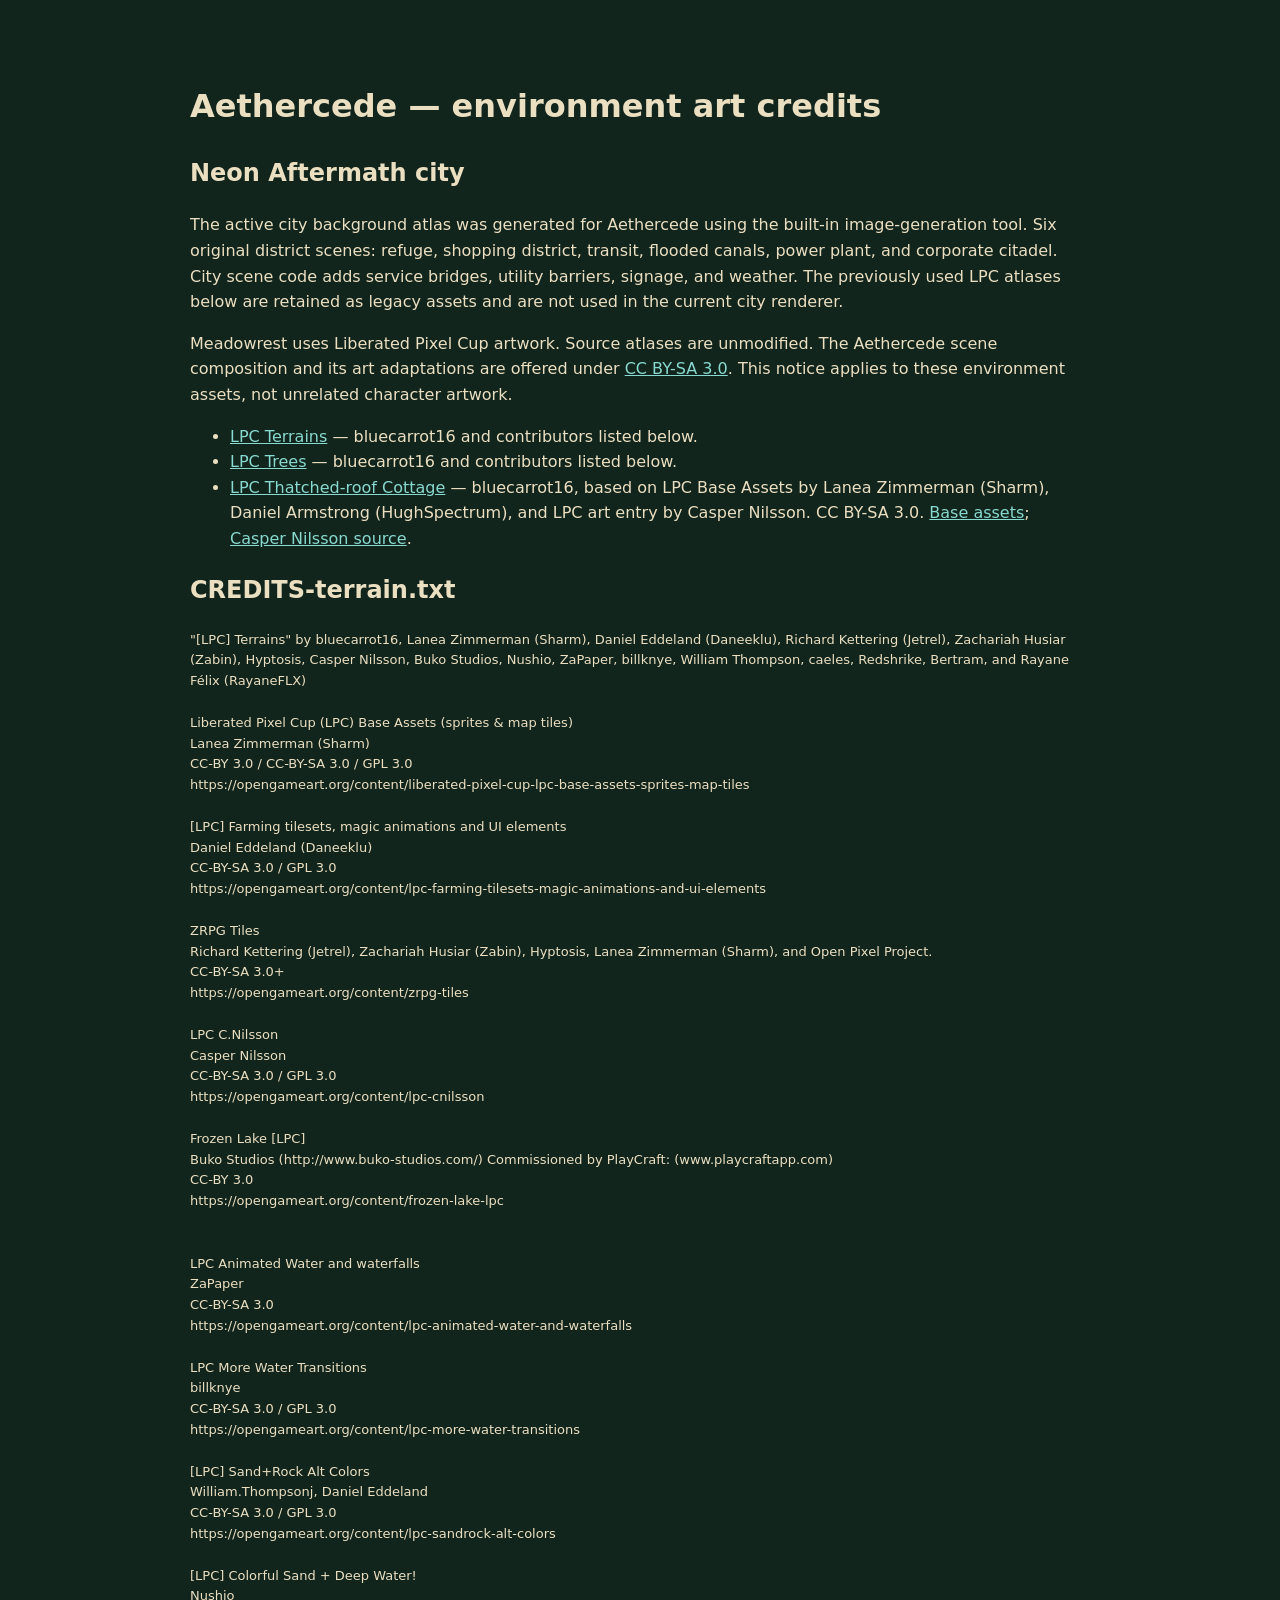
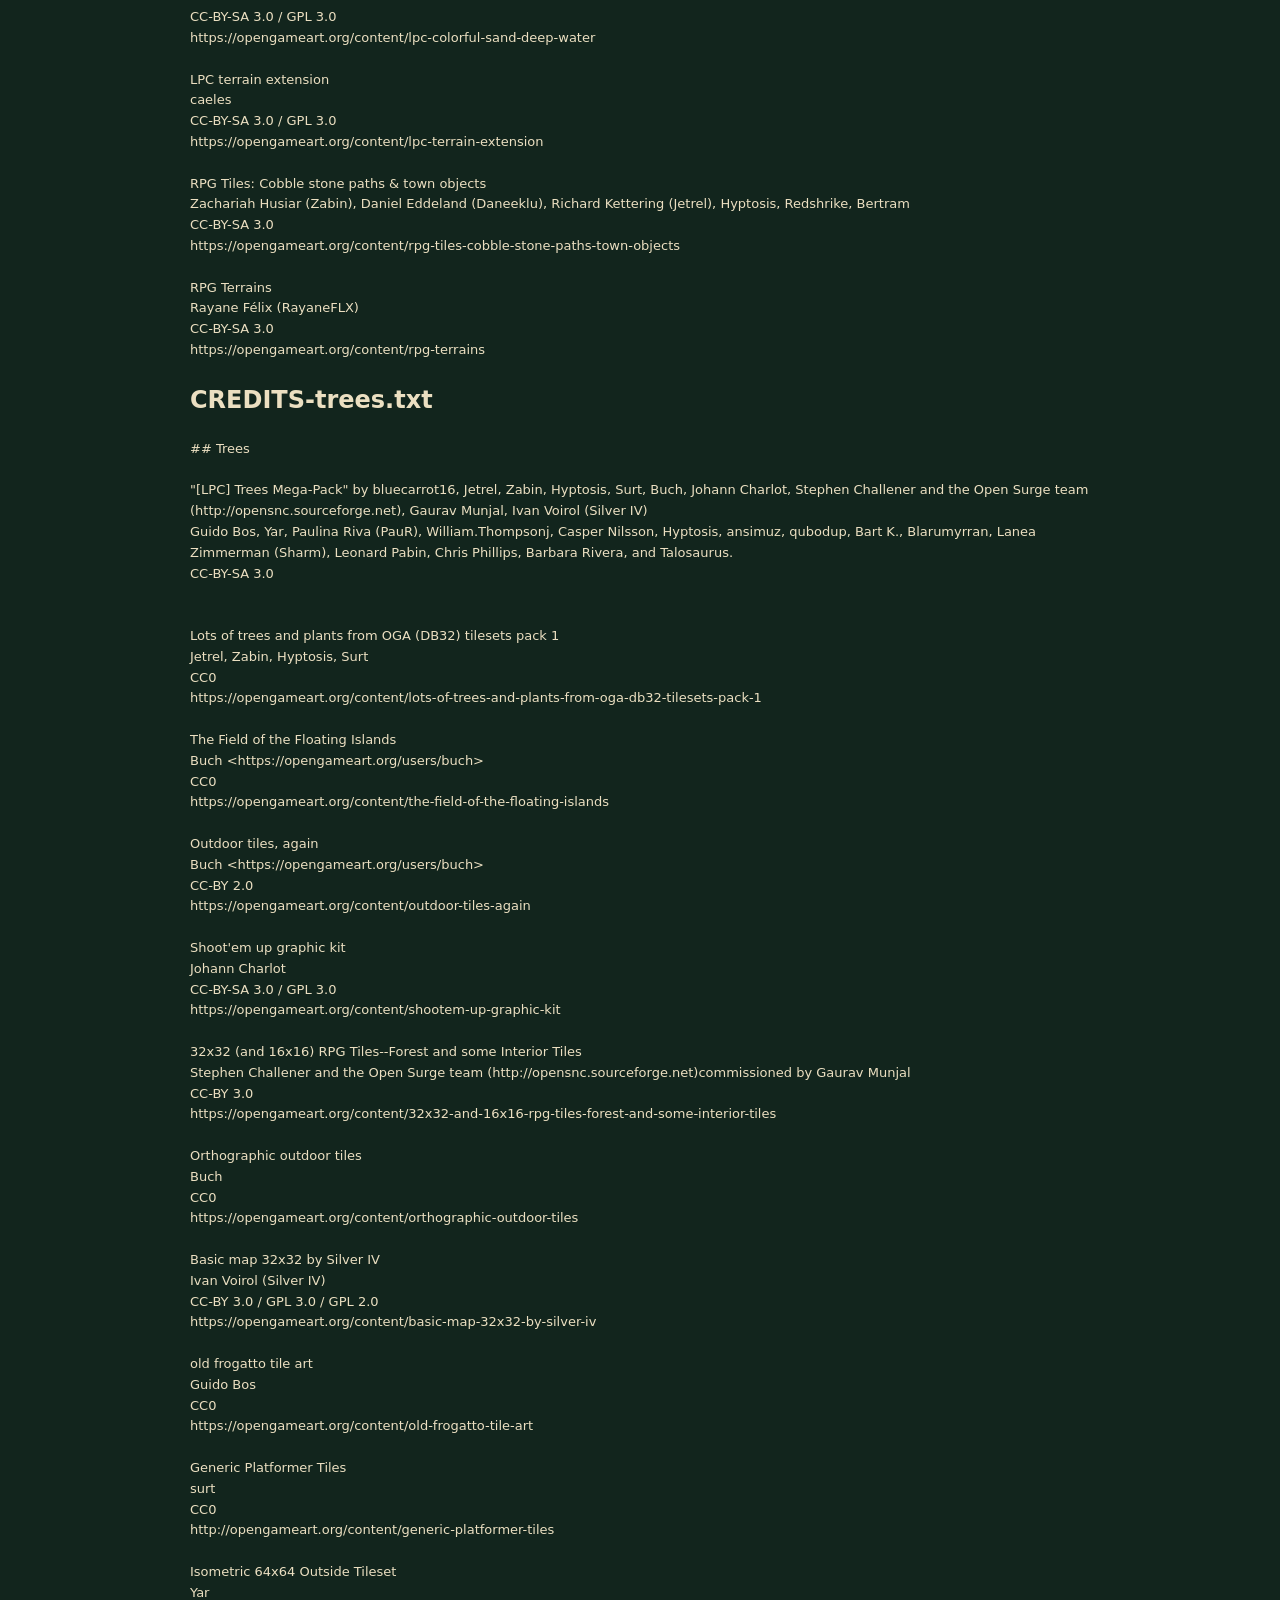
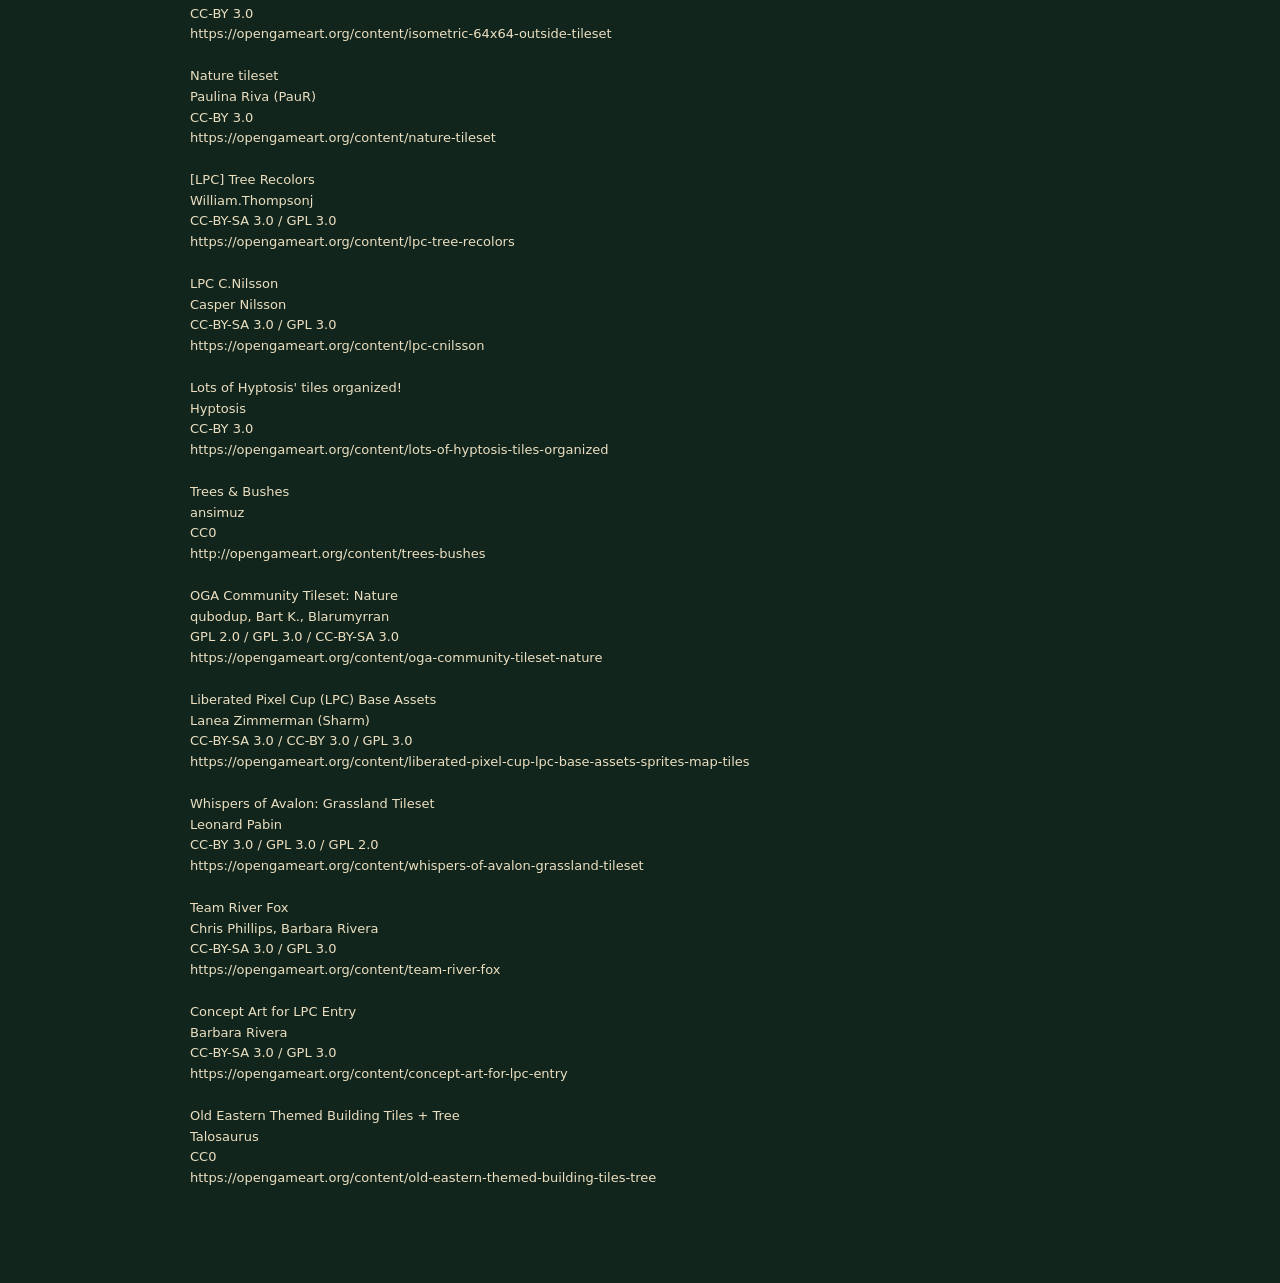
<file: assets/environment/credits.html>
<!doctype html><html lang="en"><meta charset="utf-8"><meta name="viewport" content="width=device-width"><title>Aethercede art credits</title><style>body{max-width:900px;margin:40px auto;padding:20px;background:#12251d;color:#ebdfc1;font:16px/1.6 system-ui}a{color:#88d9cf}pre{white-space:pre-wrap;font:13px/1.6 system-ui}</style><h1>Aethercede — environment art credits</h1><h2>Neon Aftermath city</h2><p>The active city background atlas was generated for Aethercede using the built-in image-generation tool. Six original district scenes: refuge, shopping district, transit, flooded canals, power plant, and corporate citadel. City scene code adds service bridges, utility barriers, signage, and weather. The previously used LPC atlases below are retained as legacy assets and are not used in the current city renderer.</p><p>Meadowrest uses Liberated Pixel Cup artwork. Source atlases are unmodified. The Aethercede scene composition and its art adaptations are offered under <a href="https://creativecommons.org/licenses/by-sa/3.0/">CC BY-SA 3.0</a>. This notice applies to these environment assets, not unrelated character artwork.</p><ul><li><a href="https://opengameart.org/content/lpc-terrains">LPC Terrains</a> — bluecarrot16 and contributors listed below.</li><li><a href="https://opengameart.org/content/lpc-trees">LPC Trees</a> — bluecarrot16 and contributors listed below.</li><li><a href="https://opengameart.org/content/lpc-thatched-roof-cottage">LPC Thatched-roof Cottage</a> — bluecarrot16, based on LPC Base Assets by Lanea Zimmerman (Sharm), Daniel Armstrong (HughSpectrum), and LPC art entry by Casper Nilsson. CC BY-SA 3.0. <a href="https://opengameart.org/content/liberated-pixel-cup-lpc-base-assets-sprites-map-tiles">Base assets</a>; <a href="https://opengameart.org/content/lpc-cnilsson">Casper Nilsson source</a>.</li></ul><h2>CREDITS-terrain.txt</h2><pre>&quot;[LPC] Terrains&quot; by bluecarrot16, Lanea Zimmerman (Sharm), Daniel Eddeland (Daneeklu), Richard Kettering (Jetrel), Zachariah Husiar (Zabin), Hyptosis, Casper Nilsson, Buko Studios, Nushio, ZaPaper, billknye, William Thompson, caeles, Redshrike, Bertram, and Rayane Félix (RayaneFLX)

Liberated Pixel Cup (LPC) Base Assets (sprites &amp; map tiles)
Lanea Zimmerman (Sharm)
CC-BY 3.0 / CC-BY-SA 3.0 / GPL 3.0
https://opengameart.org/content/liberated-pixel-cup-lpc-base-assets-sprites-map-tiles

[LPC] Farming tilesets, magic animations and UI elements
Daniel Eddeland (Daneeklu)
CC-BY-SA 3.0 / GPL 3.0
https://opengameart.org/content/lpc-farming-tilesets-magic-animations-and-ui-elements

ZRPG Tiles
Richard Kettering (Jetrel), Zachariah Husiar (Zabin), Hyptosis, Lanea Zimmerman (Sharm), and Open Pixel Project.
CC-BY-SA 3.0+
https://opengameart.org/content/zrpg-tiles

LPC C.Nilsson
Casper Nilsson
CC-BY-SA 3.0 / GPL 3.0
https://opengameart.org/content/lpc-cnilsson

Frozen Lake [LPC]
Buko Studios (http://www.buko-studios.com/) Commissioned by PlayCraft: (www.playcraftapp.com)
CC-BY 3.0
https://opengameart.org/content/frozen-lake-lpc


LPC Animated Water and waterfalls
ZaPaper
CC-BY-SA 3.0
https://opengameart.org/content/lpc-animated-water-and-waterfalls

LPC More Water Transitions
billknye
CC-BY-SA 3.0 / GPL 3.0
https://opengameart.org/content/lpc-more-water-transitions

[LPC] Sand+Rock Alt Colors
William.Thompsonj, Daniel Eddeland
CC-BY-SA 3.0 / GPL 3.0
https://opengameart.org/content/lpc-sandrock-alt-colors

[LPC] Colorful Sand + Deep Water!
Nushio
CC-BY-SA 3.0 / GPL 3.0
https://opengameart.org/content/lpc-colorful-sand-deep-water

LPC terrain extension
caeles
CC-BY-SA 3.0 / GPL 3.0
https://opengameart.org/content/lpc-terrain-extension

RPG Tiles: Cobble stone paths &amp; town objects
Zachariah Husiar (Zabin), Daniel Eddeland (Daneeklu), Richard Kettering (Jetrel), Hyptosis, Redshrike, Bertram
CC-BY-SA 3.0
https://opengameart.org/content/rpg-tiles-cobble-stone-paths-town-objects

RPG Terrains
Rayane Félix (RayaneFLX)
CC-BY-SA 3.0
https://opengameart.org/content/rpg-terrains</pre><h2>CREDITS-trees.txt</h2><pre>## Trees

&quot;[LPC] Trees Mega-Pack&quot; by bluecarrot16, Jetrel, Zabin, Hyptosis, Surt, Buch, Johann Charlot, Stephen Challener and the Open Surge team (http://opensnc.sourceforge.net), Gaurav Munjal, Ivan Voirol (Silver IV)
Guido Bos, Yar, Paulina Riva (PauR), William.Thompsonj, Casper Nilsson, Hyptosis, ansimuz, qubodup, Bart K., Blarumyrran, Lanea Zimmerman (Sharm), Leonard Pabin, Chris Phillips, Barbara Rivera, and Talosaurus. 
CC-BY-SA 3.0


Lots of trees and plants from OGA (DB32) tilesets pack 1
Jetrel, Zabin, Hyptosis, Surt
CC0
https://opengameart.org/content/lots-of-trees-and-plants-from-oga-db32-tilesets-pack-1

The Field of the Floating Islands
Buch &lt;https://opengameart.org/users/buch&gt;
CC0
https://opengameart.org/content/the-field-of-the-floating-islands

Outdoor tiles, again
Buch &lt;https://opengameart.org/users/buch&gt;
CC-BY 2.0
https://opengameart.org/content/outdoor-tiles-again

Shoot&#x27;em up graphic kit
Johann Charlot
CC-BY-SA 3.0 / GPL 3.0
https://opengameart.org/content/shootem-up-graphic-kit

32x32 (and 16x16) RPG Tiles--Forest and some Interior Tiles
Stephen Challener and the Open Surge team (http://opensnc.sourceforge.net)commissioned by Gaurav Munjal
CC-BY 3.0
https://opengameart.org/content/32x32-and-16x16-rpg-tiles-forest-and-some-interior-tiles

Orthographic outdoor tiles
Buch
CC0
https://opengameart.org/content/orthographic-outdoor-tiles

Basic map 32x32 by Silver IV
Ivan Voirol (Silver IV)
CC-BY 3.0 / GPL 3.0 / GPL 2.0
https://opengameart.org/content/basic-map-32x32-by-silver-iv

old frogatto tile art
Guido Bos
CC0
https://opengameart.org/content/old-frogatto-tile-art

Generic Platformer Tiles
surt
CC0
http://opengameart.org/content/generic-platformer-tiles

Isometric 64x64 Outside Tileset
Yar
CC-BY 3.0
https://opengameart.org/content/isometric-64x64-outside-tileset

Nature tileset
Paulina Riva (PauR)
CC-BY 3.0
https://opengameart.org/content/nature-tileset

[LPC] Tree Recolors
William.Thompsonj
CC-BY-SA 3.0 / GPL 3.0
https://opengameart.org/content/lpc-tree-recolors

LPC C.Nilsson
Casper Nilsson
CC-BY-SA 3.0 / GPL 3.0
https://opengameart.org/content/lpc-cnilsson

Lots of Hyptosis&#x27; tiles organized!
Hyptosis
CC-BY 3.0
https://opengameart.org/content/lots-of-hyptosis-tiles-organized

Trees &amp; Bushes
ansimuz
CC0
http://opengameart.org/content/trees-bushes

OGA Community Tileset: Nature
qubodup, Bart K., Blarumyrran
GPL 2.0 / GPL 3.0 / CC-BY-SA 3.0
https://opengameart.org/content/oga-community-tileset-nature

Liberated Pixel Cup (LPC) Base Assets 
Lanea Zimmerman (Sharm)
CC-BY-SA 3.0 / CC-BY 3.0 / GPL 3.0
https://opengameart.org/content/liberated-pixel-cup-lpc-base-assets-sprites-map-tiles

Whispers of Avalon: Grassland Tileset
Leonard Pabin
CC-BY 3.0 / GPL 3.0 / GPL 2.0
https://opengameart.org/content/whispers-of-avalon-grassland-tileset

Team River Fox
Chris Phillips, Barbara Rivera
CC-BY-SA 3.0 / GPL 3.0
https://opengameart.org/content/team-river-fox

Concept Art for LPC Entry
Barbara Rivera
CC-BY-SA 3.0 / GPL 3.0
https://opengameart.org/content/concept-art-for-lpc-entry

Old Eastern Themed Building Tiles + Tree
Talosaurus
CC0
https://opengameart.org/content/old-eastern-themed-building-tiles-tree

</pre></html>
</file>
